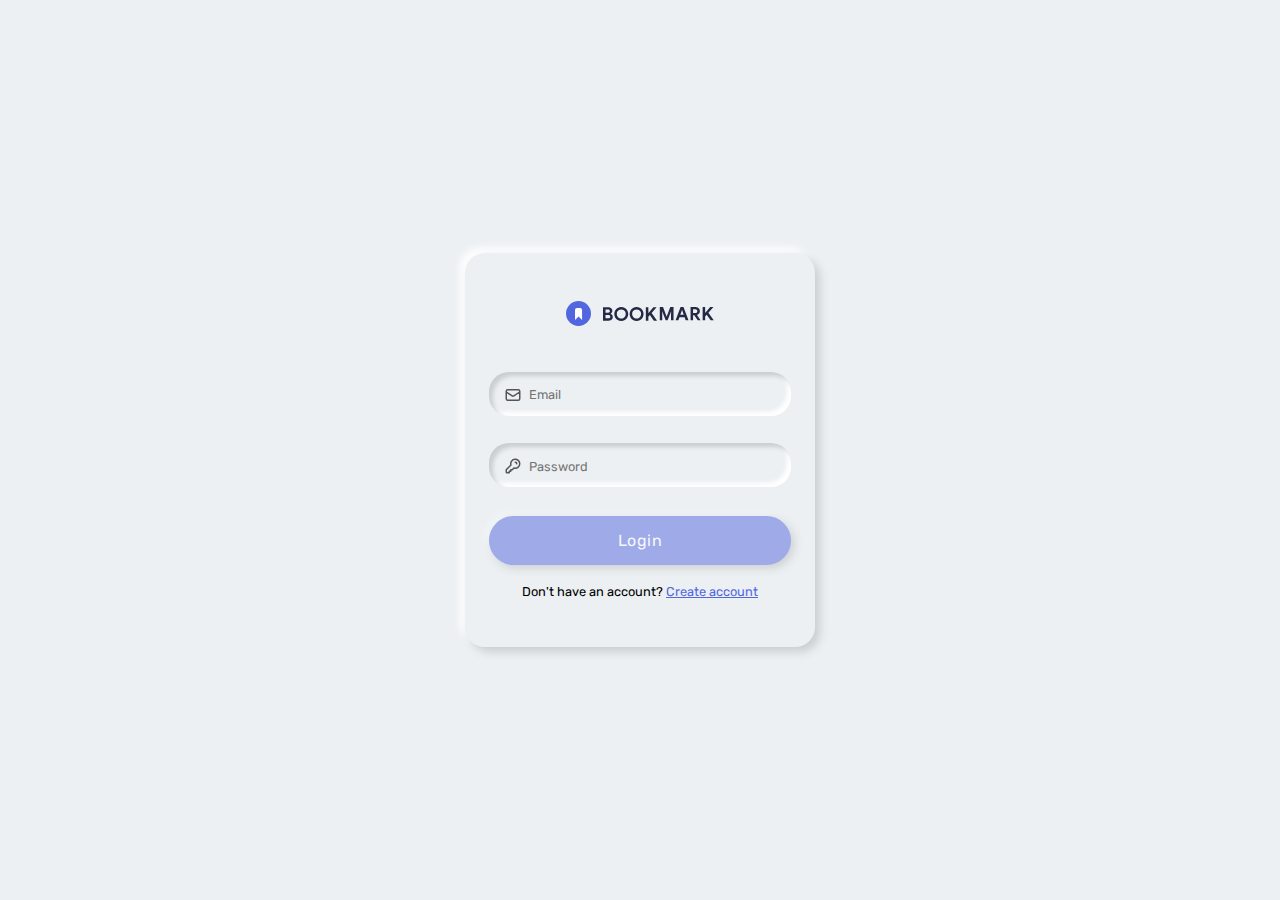
<file: login.html>
<!DOCTYPE html>
<html lang="en">

<head>
    <meta charset="UTF-8">
    <meta name="viewport" content="width=device-width, initial-scale=1.0">
    <title>Login</title>
    <link rel="icon" type="image/png" sizes="32x32" href="./images/favicon-32x32.png">
    <link rel="stylesheet" href="styles/form-styles.css">
</head>

<body>
    <form action="" autocomplete="off" class="form form-width">
        <h1>
          <img src="images/logo-bookmark.svg" alt="" />
        </h1>
        <div class="fields m-top">
            <svg class="icon" xmlns="http://www.w3.org/2000/svg" fill="none" viewBox="0 0 24 24" stroke="#555555">
                <path stroke-linecap="round" stroke-linejoin="round" stroke-width="2"
                    d="M3 8l7.89 5.26a2 2 0 002.22 0L21 8M5 19h14a2 2 0 002-2V7a2 2 0 00-2-2H5a2 2 0 00-2 2v10a2 2 0 002 2z" />
            </svg>
            <input type="email" class="field" name="Email" id="email" placeholder="Email">
            <span class="error-message"></span>
        </div>
        <div class="fields">
            <svg class="icon" xmlns="http://www.w3.org/2000/svg" fill="none" viewBox="0 0 24 24" stroke="#555555">
                <path stroke-linecap="round" stroke-linejoin="round" stroke-width="2"
                    d="M15 7a2 2 0 012 2m4 0a6 6 0 01-7.743 5.743L11 17H9v2H7v2H4a1 1 0 01-1-1v-2.586a1 1 0 01.293-.707l5.964-5.964A6 6 0 1121 9z" />
            </svg>
            <input type="password" class="field" name="Password" id="password" placeholder="Password">
            <span class="error-message"></span>
        </div>
        <button disabled>
            <span>Login</span>
            <div class="loader">
                <div id="bar1"></div>
                <div id="bar2"></div>
                <div id="bar3"></div>
                <div id="bar4"></div>
                <div id="bar5"></div>
            </div>
        </button>
        <p class="a-left">Don't have an account? <a href="signup.html">Create account</a></p>
    </form>

    <script type="module" src="scripts/validate.js"></script>
</body>

</html>
</file>
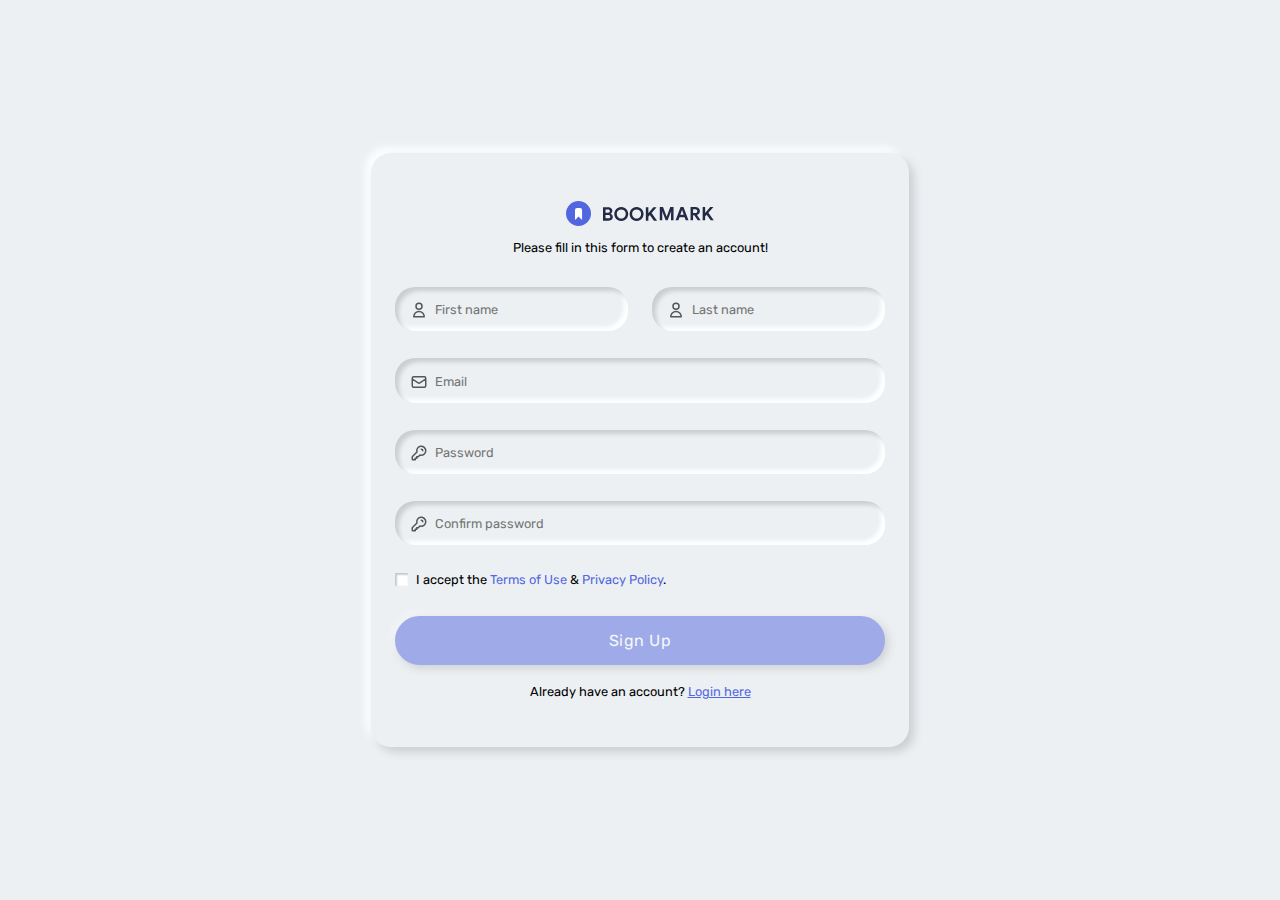
<file: signup.html>
<!DOCTYPE html>
<html lang="en">

<head>
    <meta charset="UTF-8">
    <meta name="viewport" content="width=device-width, initial-scale=1.0">
    <title>Sign Up</title>
    <link rel="icon" type="image/png" sizes="32x32" href="./images/favicon-32x32.png">
    <link rel="stylesheet" href="styles/form-styles.css">
</head>

<body>
    <form action="" autocomplete="on" class="form">
        <h1 class="a-left">
          <img src="images/logo-bookmark.svg" alt="" />
        </h1>
        <p class="a-left">Please fill in this form to create an account!</p>
        <div class="names">
            <div class="fields">
                <svg class="icon" xmlns="http://www.w3.org/2000/svg" fill="none" viewBox="0 0 24 24" stroke="#555555">
                    <path stroke-linecap="round" stroke-linejoin="round" stroke-width="2"
                        d="M16 7a4 4 0 11-8 0 4 4 0 018 0zM12 14a7 7 0 00-7 7h14a7 7 0 00-7-7z" />
                </svg>
                <input type="text" name="First name" id="first-name" placeholder="First name">
                <span class="error-message"></span>
            </div>
            <div class="fields">
                <svg class="icon" xmlns="http://www.w3.org/2000/svg" fill="none" viewBox="0 0 24 24" stroke="#555555">
                    <path stroke-linecap="round" stroke-linejoin="round" stroke-width="2"
                        d="M16 7a4 4 0 11-8 0 4 4 0 018 0zM12 14a7 7 0 00-7 7h14a7 7 0 00-7-7z" />
                </svg>
                <input type="text" name="Last name" id="last-name" placeholder="Last name">
                <span class="error-message"></span>
            </div>
        </div>
        <div class="fields">
            <svg class="icon" xmlns="http://www.w3.org/2000/svg" fill="none" viewBox="0 0 24 24" stroke="#555555">
                <path stroke-linecap="round" stroke-linejoin="round" stroke-width="2"
                    d="M3 8l7.89 5.26a2 2 0 002.22 0L21 8M5 19h14a2 2 0 002-2V7a2 2 0 00-2-2H5a2 2 0 00-2 2v10a2 2 0 002 2z" />
            </svg>
            <input type="email" class="field" name="Email" id="email" placeholder="Email">
            <span class="error-message"></span>
        </div>
        <div class="fields">
            <svg class="icon" xmlns="http://www.w3.org/2000/svg" fill="none" viewBox="0 0 24 24" stroke="#555555">
                <path stroke-linecap="round" stroke-linejoin="round" stroke-width="2"
                    d="M15 7a2 2 0 012 2m4 0a6 6 0 01-7.743 5.743L11 17H9v2H7v2H4a1 1 0 01-1-1v-2.586a1 1 0 01.293-.707l5.964-5.964A6 6 0 1121 9z" />
            </svg>
            <input type="password" class="field" name="Password" id="password" placeholder="Password">
            <span class="error-message"></span>
        </div>
        <div class="fields">
            <svg class="icon" xmlns="http://www.w3.org/2000/svg" fill="none" viewBox="0 0 24 24" stroke="#555555">
                <path stroke-linecap="round" stroke-linejoin="round" stroke-width="2"
                    d="M15 7a2 2 0 012 2m4 0a6 6 0 01-7.743 5.743L11 17H9v2H7v2H4a1 1 0 01-1-1v-2.586a1 1 0 01.293-.707l5.964-5.964A6 6 0 1121 9z" />
            </svg>
            <input type="password" class="field" name="Password confirmation" id="confirm-password"
                placeholder="Confirm password">
            <span class="error-message"></span>
        </div>
        <div class="policy">
            <input type="checkbox" class="checked" name="checkbox" id="checked">
            <label for="checked"> I accept the <a href="#">Terms of Use</a> & <a href="#">Privacy Policy</a>.</label>
        </div>

        <button disabled>
            <span>Sign Up</span>
            <div class="loader">
                <div id="bar1"></div>
                <div id="bar2"></div>
                <div id="bar3"></div>
                <div id="bar4"></div>
                <div id="bar5"></div>
            </div>
        </button>
        <p class="a-left">Already have an account? <a href="login.html">Login here</a></p>
    </form>

    <script type="module" src="scripts/signup.js"></script>
</body>

</html>
</file>
<file: styles/form-styles.css>
@import url('https://fonts.googleapis.com/css2?family=Rubik:wght@300;400;500;600&display=swap');

* {
    margin: 0;
    padding: 0;
    box-sizing: border-box;
    font-family: "Rubik", sans-serif;
}

body {
    display: flex;
    min-height: 100vh;
    justify-content: center;
    align-items: center;
    background: #ecf0f3;
}

form {
    padding: 3rem 1.5rem;
    border-radius: 20px;
    box-shadow: 5px 5px 10px #cbced1,
                -5px -5px 10px #ffffff;
}

h1 {
    font-size: 1.5rem;
    letter-spacing: .5px;
    margin-bottom: .5rem;
}

p {
    font-size: .8rem;
}

h1, p {
    text-align: center;
}

a {    
    color: hsl(231, 69%, 60%);
}

.names {
    width: 100%;
    margin-top: 2rem;
}

.fields {
    width: 100%;
    margin-bottom: 1.7rem;
    position: relative;
}

.fields svg {
    position: absolute;
    width: 18px;
    height: 18px;
    bottom: 12px;
    left: 15px;
}

.fields input {
    width: 100%;
    background: none;
    outline: none;
    border: none;
    padding: .9rem .5rem .8rem 2.5rem;
    font-size: .9rem;
    border-radius: 20px;
    box-shadow: inset 4px 4px 4px #cbced1,
                inset -4px -4px 4px #ffffff;
}

[type="checkbox"] {
    box-shadow: inset 2px 2px 2px #cbced1,
                inset -2px -2px 2px #ffffff;
}

input::placeholder, input::-webkit-input-placeholder, input::-webkit-input-placeholder {
    font-size: .8rem;
}

.policy {
    display: flex;
}

.policy input {
    align-self: center;
}

.policy label {
    margin-left: .5rem;
    font-size: .8rem;
}

.policy a {
    text-decoration: none;
}

button {
    display: flex;
    justify-content: center;
    align-items: center;
    background: hsl(231, 69%, 60%);
    border: 2px solid hsl(231, 69%, 60%);
    width: 100%;
    font-family: "Helvetica Neue LT Std 55 Roman", "Lato";
    font-size: 1rem;
    letter-spacing: .5px;
    padding: .8rem 0;
    margin: 1.8rem 0 1.2rem 0;
    border-radius: 25px;
    color: #ffffff;
    outline: none;
    cursor: pointer;
    box-shadow: 3px 3px 8px #b1b1b1,
                -3px -3px 8px #ffffff;
    transition: .5s;
}

button:hover {
    background: #ffffff;
    color: hsl(231, 69%, 60%);
}

button:active {
    box-shadow: none;
    background: #ffffff;
    outline: none;
}

button:disabled {
    opacity: .5;
    background: hsl(231, 69%, 60%);
    cursor: not-allowed;
}

.error-message {
    position: absolute;
    width: fit-content;
    left: 40px;
    bottom: -15px;
    font-size: .7rem;
    color: red;
    letter-spacing: .5px;
}

.loader {
    display: none;
    justify-content: center;
    align-items: center;
    margin-left: .2rem;
}

#bar1, #bar2, #bar3, #bar4, #bar5 {
    width: 3px;
    height: 3px;
    background: #ffffff;
    margin-left: .25rem;
    border-radius: 25%;
    animation: animateLoader .75s ease-in-out infinite;
    -webkit-animation: animateLoader .75s ease-in-out infinite;
    -moz-animation: animateLoader .75s ease-in-out infinite;
}

#bar2 {
    animation-delay: .15s;
    -webkit-animation-delay: .15s;
    -moz-animation-delay: .15s;
}

#bar3 {
    animation-delay: .3s;
    -webkit-animation-delay: .3s;
    -moz-animation-delay: .3s;
}

#bar4 {
    animation-delay: .45s;
    -webkit-animation-delay: .45s;
    -moz-animation-delay: .45s;
}

#bar5 {
    animation-delay: .6s;
    -webkit-animation-delay: .6s;
    -moz-animation-delay: .6s;
}


/* Utilities and Animations */

.red {
    stroke: red;
}

.blue {
    stroke: hsl(231, 69%, 60%);
}

.m-top {
    margin-top: 2.5rem;
}

@-webkit-keyframes animateLoader {
    0% {
        height: 3px;
    }
    50% {
        height: 18px;
    }
    100% {
        height: 3px;
    }
}

@keyframes animateLoader {
    0% {
        height: 3px;
    }
    50% {
        height: 18px;
    }
    100% {
        height: 3px;
    }
}


/* Responsive Styling */

@media screen and (min-width:400px) {
    .names {
        display: flex;
        justify-content: space-between;
    }

    .names .fields {
        width: 47.5%;
    }
        
    .form-width {
        width: 350px;
    }
}

@media screen and (max-width:300px) {
    .a-left {
        text-align: left;
    }
}

@media screen and (max-width: 400px) {
    form {        
        width: 100%;
        padding: 2.5rem 1.5rem;
        border-radius: 0;
        box-shadow: none;
    }

    .fields svg {
        bottom: 15px;
        left: 15px;
    }

    .fields input {
        padding-top: 1.1rem;
    }

    .policy label {
        padding-top: .25rem;
    }
}
</file>
